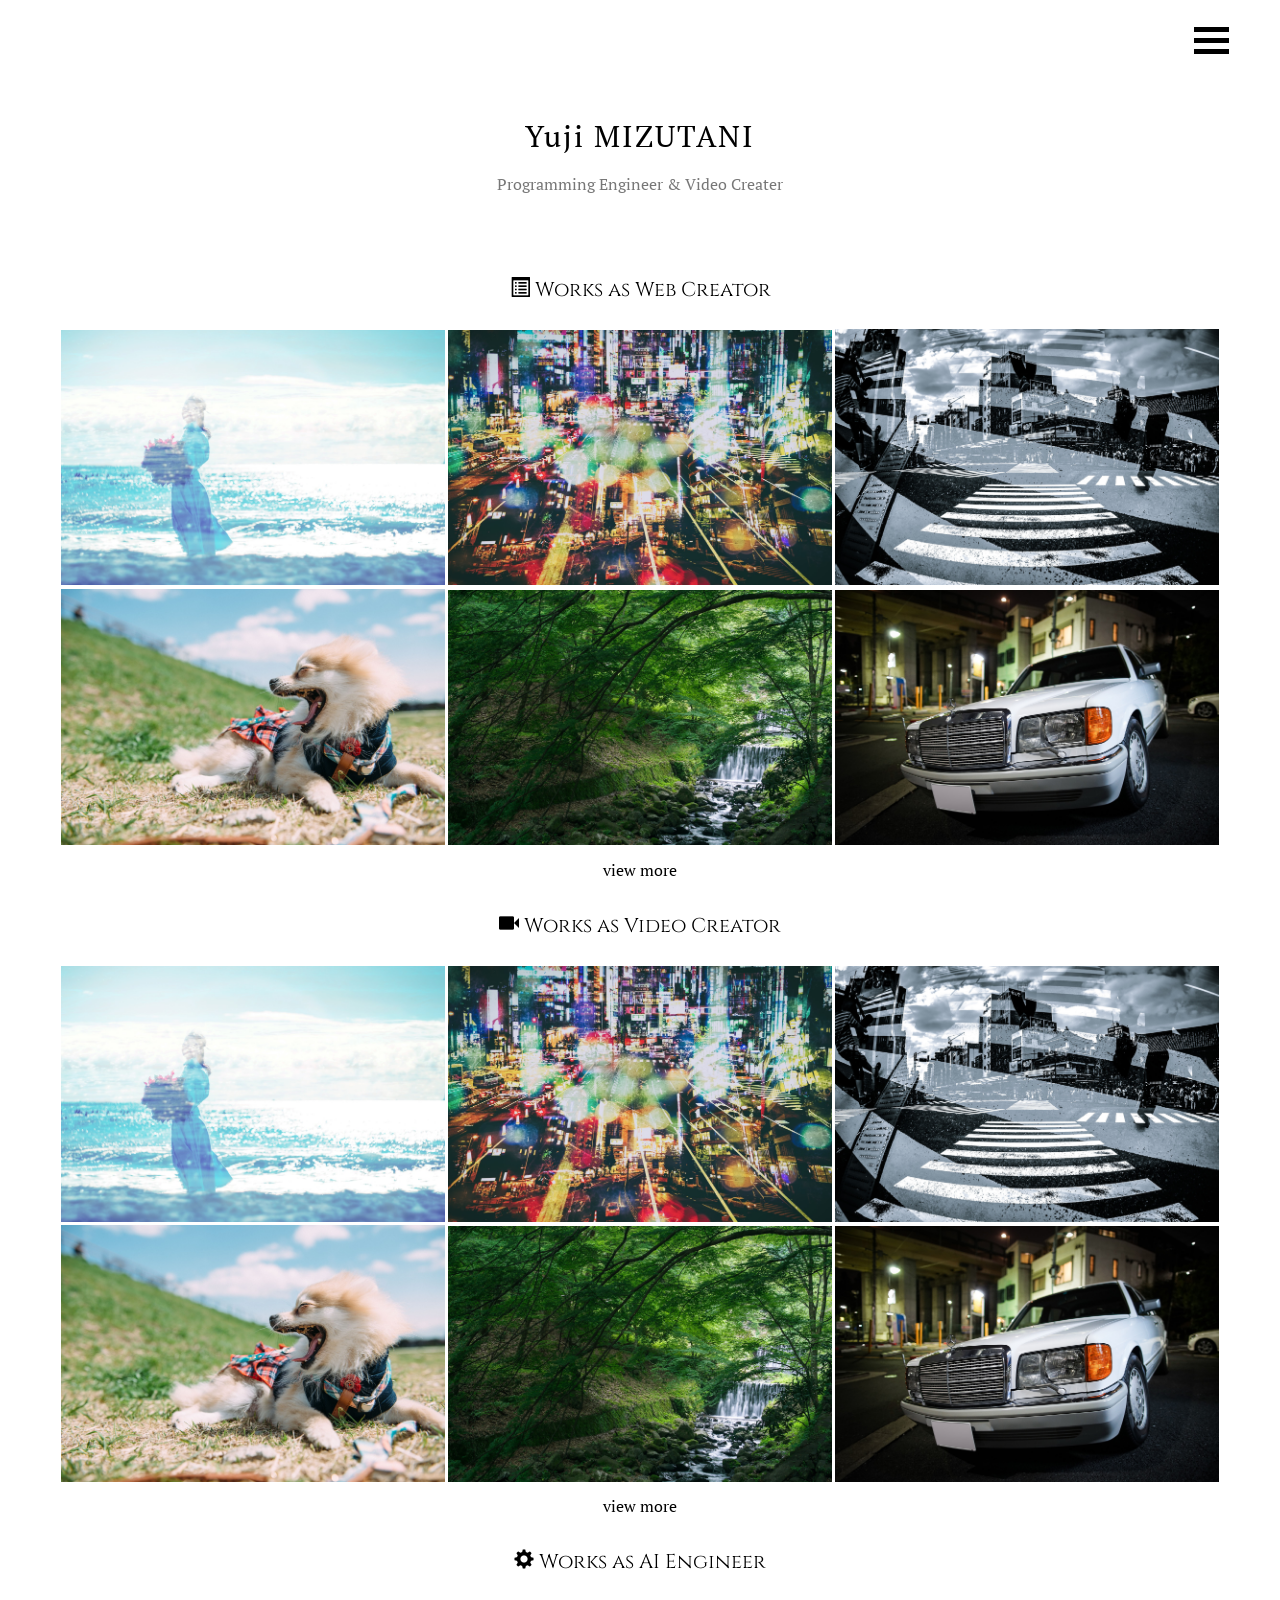
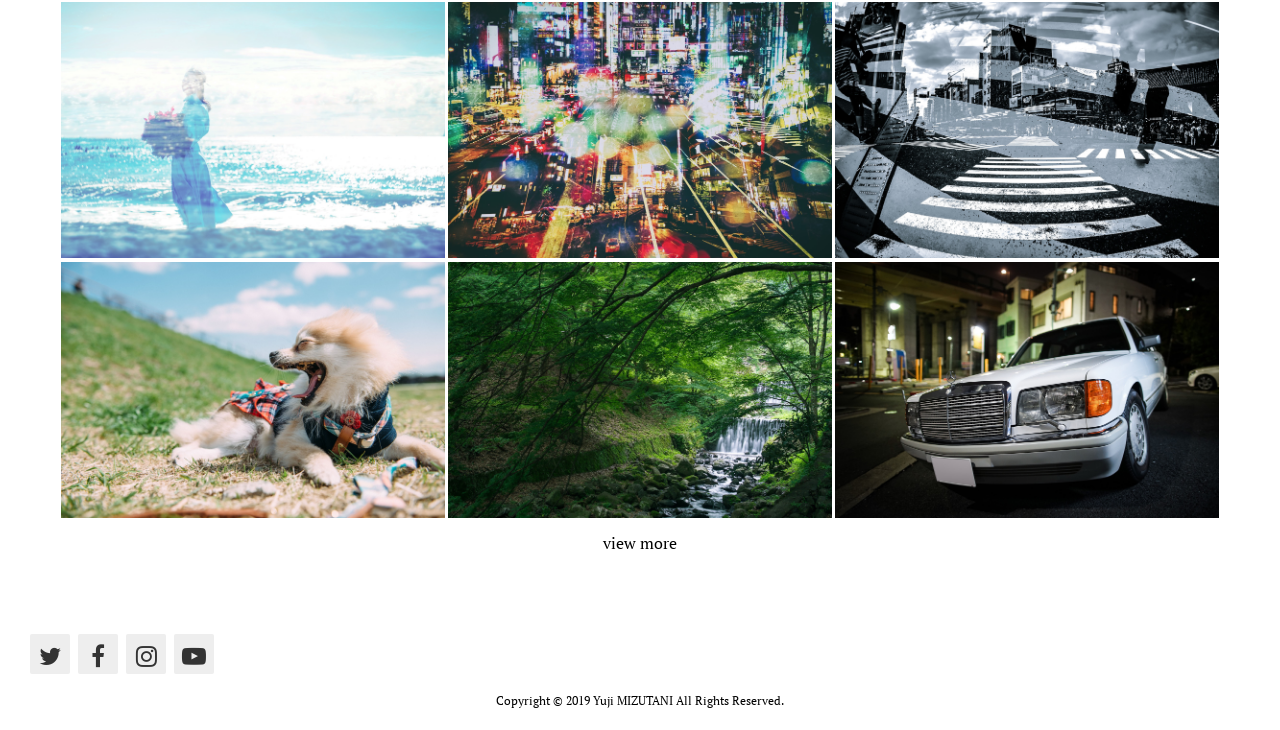
<file: index.html>
<!DOCTYPE html>
<html lang="ja">
<head>
  <meta charset="utf-8">
  <title></title>
  <link rel="stylesheet" href="css/normalize.css">
  <link rel="stylesheet" href="bootstrap/css/bootstrap.min.css">
  <link rel="stylesheet" href="bootstrap/css/bootstrap.css">
  <link rel="stylesheet" href="style.css">
  <link href="https://fonts.googleapis.com/css?family=PT+Serif&display=swap" rel="stylesheet">
  <link href="https://fonts.googleapis.com/css?family=Cinzel&display=swap" rel="stylesheet">
  <link rel="stylesheet" href="https://maxcdn.bootstrapcdn.com/font-awesome/4.5.0/css/font-awesome.min.css">
</head>

<body>
<!--ヘッダー-->
<header>
<!--メニューバー-->
<div class="button_container" id="toggle">
  <span class="top"></span>
  <span class="middle"></span>
  <span class="bottom"></span>
</div>

<div class="overlay" id="overlay">
  <nav class="overlay-menu">
    <ul>
      <li ><a href="index.html">Home</a></li>
      <li><a href="page-about.html">About Me</a></li>
      <li><a href="page-portfolio.html">Portfolio</a></li>
      <li><a href="page-contact.html">Contact</a></li>
    </ul>
  </nav>
</div>


</header>

<section class="maincontents">
<!--タイトル-->
<div class="my_introduction">
    <h1 class="myname">Yuji MIZUTANI</h1>
    <p class="introduction">Programming Engineer & Video Creater</p>
</div>

<!--Webサイト　ポートフォリオ-->
<section class="web_portfolio">
  <div class="portfolio_title">
    <span class="glyphicon glyphicon-list-alt" style="letter-spacing:5px;"></span><p>Works as Web Creator</p>
  </div>
  
  <a href="#" class="portfolio_link">
  <div class="portfolio">
  	<img src="./image/portfolio1.jpg" alt="portfolio" />
  	<div class="mask1"></div>
  	<div class="mask2"></div>
  	<div class="caption">
  		<p>Web Page1</p>
  	</div>
  </div>
  </a>
  
  <a href="#" class="portfolio_link">
  <div class="portfolio">
  	<img src="./image/portfolio2.jpg" alt="portfolio" />
  	<div class="mask1"></div>
  	<div class="mask2"></div>
  	<div class="caption">
  		<p>Web Page2</p>
  	</div>
  </div>
  </a>
  
  <a href="#" class="portfolio_link">
  <div class="portfolio">
  	<img src="./image/portfolio3.jpg" alt="portfolio" />
  	<div class="mask1"></div>
  	<div class="mask2"></div>
  	<div class="caption">
  		<p>Web Page3</p>
  	</div>
  </div>
  </a>
  
  <a href="#" class="portfolio_link">
  <div class="portfolio">
  	<img src="./image/portfolio4.jpg" alt="portfolio" />
  	<div class="mask1"></div>
  	<div class="mask2"></div>
  	<div class="caption">
  		<p>Web Page4</p>
  	</div>
  </div>
  </a>
  
  <a href="#" class="portfolio_link">
  <div class="portfolio">
  	<img src="./image/portfolio5.jpg" alt="portfolio" />
  	<div class="mask1"></div>
  	<div class="mask2"></div>
  	<div class="caption">
  		<p>Web Page5</p>
  	</div>
  </div>
  </a>
  
  <a href="#" class="portfolio_link">
  <div class="portfolio">
  	<img src="./image/portfolio6.jpg" alt="portfolio" />
  	<div class="mask1"></div>
  	<div class="mask2"></div>
  	<div class="caption">
  		<p>Web Page6</p>
  	</div>
  </div>
  </a>
  
  <div class="viewmore">
    <a href="page-portfolio.html">view more</a>
  </div>
  
</section>

<!--動画　ポートフォリオ-->
<section class="video_portfolio">
    <div class="portfolio_title">
    <span class="glyphicon glyphicon-facetime-video" style="letter-spacing:5px;"></span><p>Works as Video Creator</p>
  </div>
  
  <a href="#" class="portfolio_link">
  <div class="portfolio">
  	<img src="./image/portfolio1.jpg" alt="portfolio" />
  	<div class="mask1"></div>
  	<div class="mask2"></div>
  	<div class="caption">
  		<p>Video1</p>
  	</div>
  </div>
  </a>
  
  <a href="#" class="portfolio_link">
  <div class="portfolio">
  	<img src="./image/portfolio2.jpg" alt="portfolio" />
  	<div class="mask1"></div>
  	<div class="mask2"></div>
  	<div class="caption">
  		<p>Video2</p>
  	</div>
  </div>
  </a>
  
  <a href="#" class="portfolio_link">
  <div class="portfolio">
  	<img src="./image/portfolio3.jpg" alt="portfolio" />
  	<div class="mask1"></div>
  	<div class="mask2"></div>
  	<div class="caption">
  		<p>Video3</p>
  	</div>
  </div>
  </a>
  
  <a href="#" class="portfolio_link">
  <div class="portfolio">
  	<img src="./image/portfolio4.jpg" alt="portfolio" />
  	<div class="mask1"></div>
  	<div class="mask2"></div>
  	<div class="caption">
  		<p>Video4</p>
  	</div>
  </div>
  </a>
  
  <a href="#" class="portfolio_link">
  <div class="portfolio">
  	<img src="./image/portfolio5.jpg" alt="portfolio" />
  	<div class="mask1"></div>
  	<div class="mask2"></div>
  	<div class="caption">
  		<p>Video5</p>
  	</div>
  </div>
  </a>
  
  <a href="#" class="portfolio_link">
  <div class="portfolio">
  	<img src="./image/portfolio6.jpg" alt="portfolio" />
  	<div class="mask1"></div>
  	<div class="mask2"></div>
  	<div class="caption">
  		<p>Video6</p>
  	</div>
  </div>
  </a>
  
  <div class="viewmore">
    <a href="page-portfolio.html">view more</a>
  </div>
  
  <!--機械学習エンジニア　ポートフォリオ-->
<section class="AI_portfolio">
    <div class="portfolio_title">
    <span class="glyphicon glyphicon-cog" style="letter-spacing:5px;"></span><p>Works as AI Engineer</p>
  </div>
  
  <a href="#" class="portfolio_link">
  <div class="portfolio">
  	<img src="./image/portfolio1.jpg" alt="portfolio" />
  	<div class="mask1"></div>
  	<div class="mask2"></div>
  	<div class="caption">
  		<p>AI Tool1</p>
  	</div>
  </div>
  </a>
  
  <a href="#" class="portfolio_link">
  <div class="portfolio">
  	<img src="./image/portfolio2.jpg" alt="portfolio" />
  	<div class="mask1"></div>
  	<div class="mask2"></div>
  	<div class="caption">
  		<p>AI Tool2</p>
  	</div>
  </div>
  </a>
  
  <a href="#" class="portfolio_link">
  <div class="portfolio">
  	<img src="./image/portfolio3.jpg" alt="portfolio" />
  	<div class="mask1"></div>
  	<div class="mask2"></div>
  	<div class="caption">
  		<p>AI Tool3</p>
  	</div>
  </div>
  </a>
  
  <a href="#" class="portfolio_link">
  <div class="portfolio">
  	<img src="./image/portfolio4.jpg" alt="portfolio" />
  	<div class="mask1"></div>
  	<div class="mask2"></div>
  	<div class="caption">
  		<p>AI Tool4</p>
  	</div>
  </div>
  </a>
  
  <a href="#" class="portfolio_link">
  <div class="portfolio">
  	<img src="./image/portfolio5.jpg" alt="portfolio" />
  	<div class="mask1"></div>
  	<div class="mask2"></div>
  	<div class="caption">
  		<p>AI Tool5</p>
  	</div>
  </div>
  </a>
  
  <a href="#" class="portfolio_link">
  <div class="portfolio">
  	<img src="./image/portfolio6.jpg" alt="portfolio" />
  	<div class="mask1"></div>
  	<div class="mask2"></div>
  	<div class="caption">
  		<p>AI Tool6</p>
  	</div>
  </div>
  </a>
  
  <div class="viewmore">
    <a href="page-portfolio.html">view more</a>
  </div>
  
</section>

    
<footer>
    <!--SNSアイコン-->
    <div>
    <ul class="follow-me">
      <li><a href="https://twitter.com" class="twitter"></a></li>
      <li><a href="https://www.facebook.com" class="facebook"></a></li>
      <li><a href="https://www.instagram.com" class="instagram"></a></li>
      <li><a href="https://www.youtube.com" class="youtube"></a></li>
    </ul>
    </div>
    <!--コピーライト-->
    <div id="copyright">
      Copyright &copy; 2019 Yuji MIZUTANI All Rights Reserved.
    </div>
</footer>
 
  
      <script src="vendor/jquery-2.2.4.min.js"></script>
      <script src="bootstrap/js/bootstrap.min.js"></script>
      <script src="bootstrap/js/bootstrap.js"></script>
      <script src="vendor/jquery.waypoints.min.js"></script>
      <script src="vendor/jquery.magnific-popup.min.js"></script>
      <script src="vendor/mobile-detect.min.js"></script>
      <script src="main.js"></script>
    

</body>

</html>
</file>
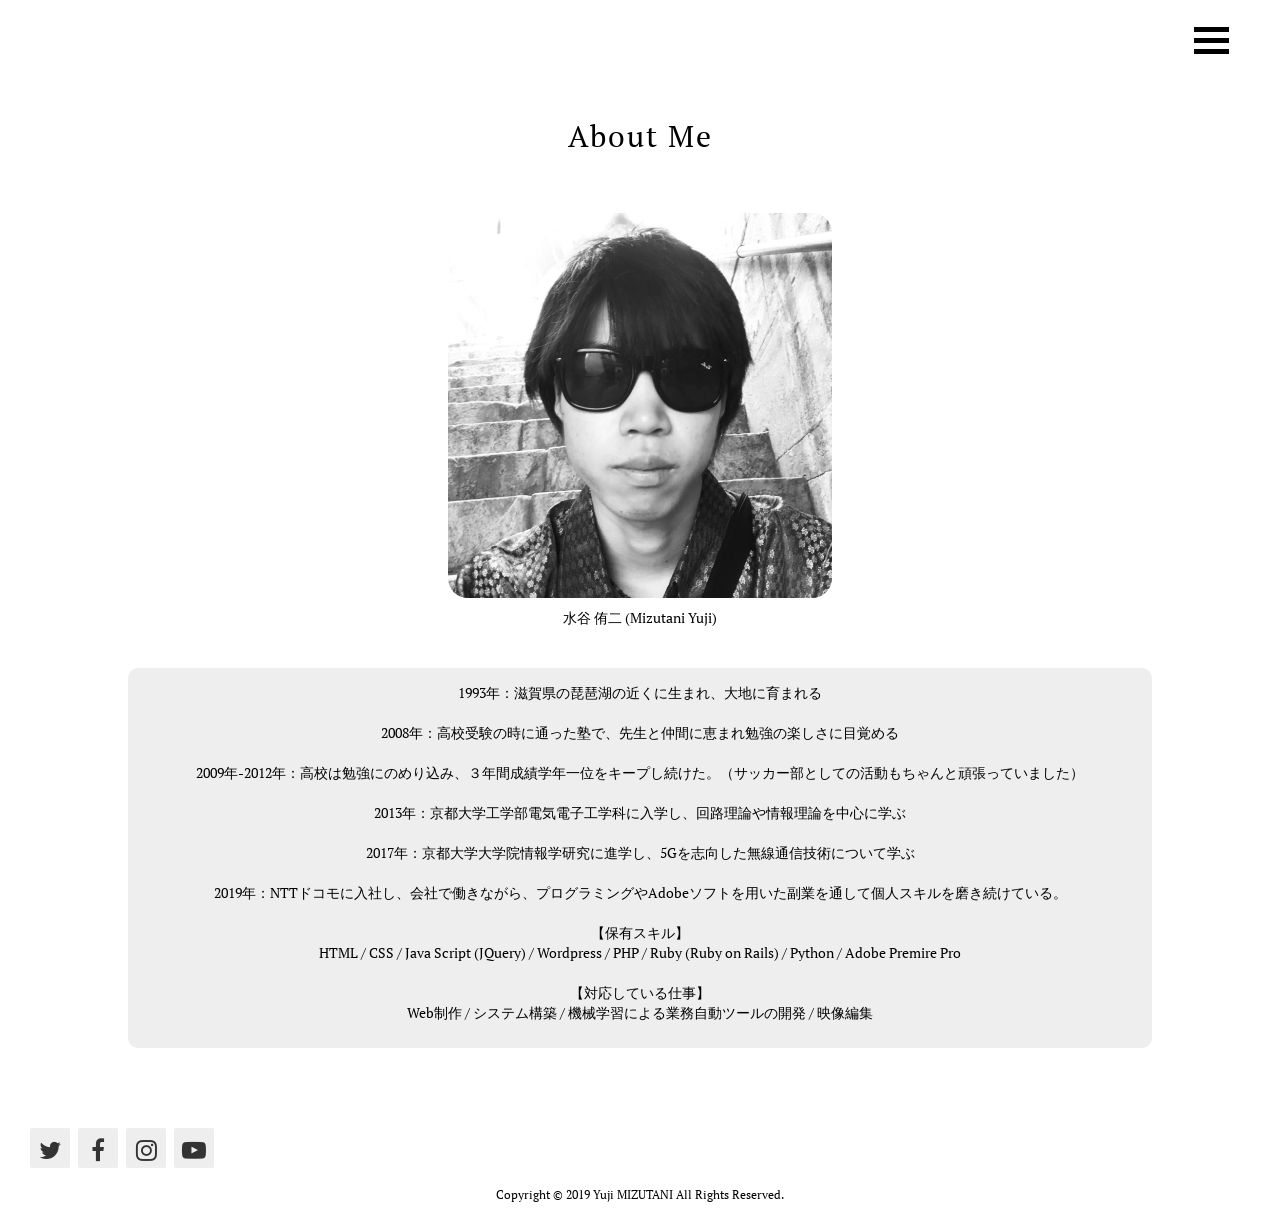
<file: page-about.html>
<!DOCTYPE html>
<html lang="ja">
<head>
  <meta charset="utf-8">
  <title></title>
  <link rel="stylesheet" href="css/normalize.css">
  <link rel="stylesheet" href="bootstrap/css/bootstrap.min.css">
  <link rel="stylesheet" href="bootstrap/css/bootstrap.css">
  <link rel="stylesheet" href="style.css">
  <link href="https://fonts.googleapis.com/css?family=PT+Serif&display=swap" rel="stylesheet">
  <link href="https://fonts.googleapis.com/css?family=Cinzel&display=swap" rel="stylesheet">
  <link rel="stylesheet" href="https://maxcdn.bootstrapcdn.com/font-awesome/4.5.0/css/font-awesome.min.css">
</head>

<body>
<!--ヘッダー-->
<header>
<!--メニューバー-->
<div class="button_container" id="toggle">
  <span class="top"></span>
  <span class="middle"></span>
  <span class="bottom"></span>
</div>

<div class="overlay" id="overlay">
  <nav class="overlay-menu">
    <ul>
      <li ><a href="index.html">Home</a></li>
      <li><a href="page-about.html">About Me</a></li>
      <li><a href="page-portfolio.html">Portfolio</a></li>
      <li><a href="page-contact.html">Contact</a></li>
    </ul>
  </nav>
</div>

</header>


<section class="maincontents">
<!--タイトル-->
<div class="my_introduction">
    <h1 class="myname">About Me</h1>
</div>
<!--My Picture-->
<div class="my_picture">
  <img src="./image/YujiMizutani.jpg" alt="my picture">
</div>
<div class="about_me">
  <p>水谷 侑二 (Mizutani Yuji)</p>  
</div>
<div class="introduction_text">
  <p>
    1993年：滋賀県の琵琶湖の近くに生まれ、大地に育まれる<br><br>
    2008年：高校受験の時に通った塾で、先生と仲間に恵まれ勉強の楽しさに目覚める<br><br>
    2009年-2012年：高校は勉強にのめり込み、３年間成績学年一位をキープし続けた。（サッカー部としての活動もちゃんと頑張っていました）<br><br>
    2013年：京都大学工学部電気電子工学科に入学し、回路理論や情報理論を中心に学ぶ<br><br>
    2017年：京都大学大学院情報学研究に進学し、5Gを志向した無線通信技術について学ぶ<br><br>
    2019年：NTTドコモに入社し、会社で働きながら、プログラミングやAdobeソフトを用いた副業を通して個人スキルを磨き続けている。<br><br>
    【保有スキル】<br>
     HTML / CSS / Java Script (JQuery) / Wordpress / PHP / Ruby (Ruby on Rails) / Python / Adobe Premire Pro<br><br>
    【対応している仕事】<br>
    Web制作 / システム構築 / 機械学習による業務自動ツールの開発 / 映像編集
  </p>
</div>  

</section>

    
<footer>
    <!--SNSアイコン-->
    <div>
    <ul class="follow-me">
      <li><a href="https://twitter.com" class="twitter"></a></li>
      <li><a href="https://www.facebook.com" class="facebook"></a></li>
      <li><a href="https://www.instagram.com" class="instagram"></a></li>
      <li><a href="https://www.youtube.com" class="youtube"></a></li>
    </ul>
    </div>
    <!--コピーライト-->
    <div id="copyright">
      Copyright &copy; 2019 Yuji MIZUTANI All Rights Reserved.
    </div>
</footer>
 
  
      <script src="vendor/jquery-2.2.4.min.js"></script>
      <script src="bootstrap/js/bootstrap.min.js"></script>
      <script src="bootstrap/js/bootstrap.js"></script>
      <script src="vendor/jquery.waypoints.min.js"></script>
      <script src="vendor/jquery.magnific-popup.min.js"></script>
      <script src="vendor/mobile-detect.min.js"></script>
      <script src="main.js"></script>
    

</body>

</html>
</file>
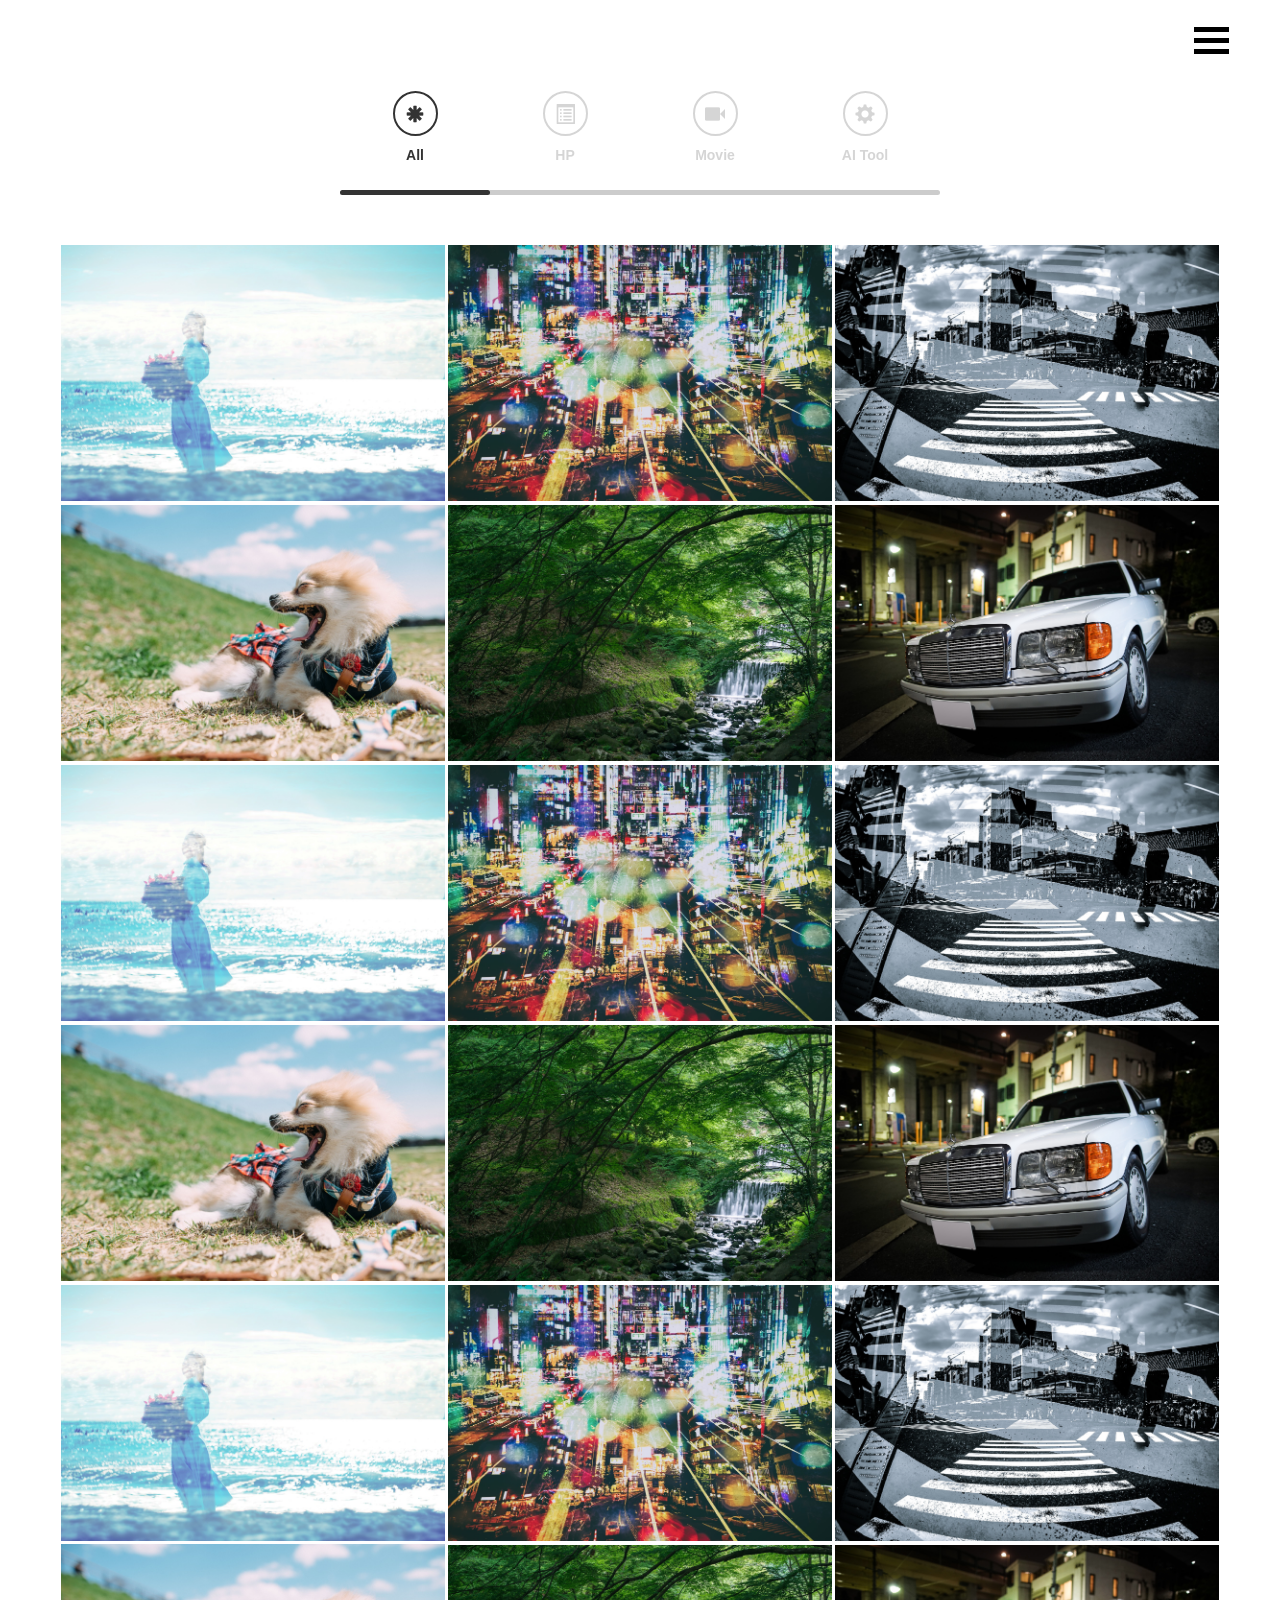
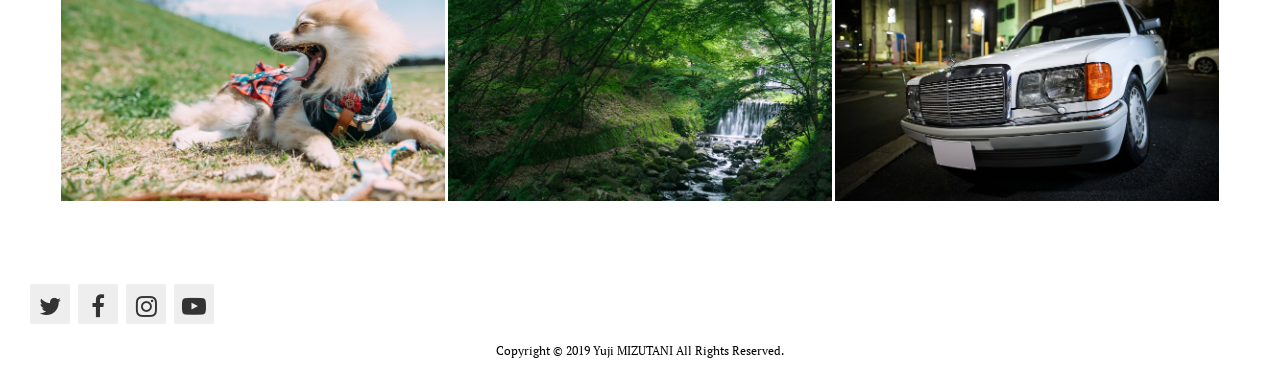
<file: page-portfolio.html>
<!DOCTYPE html>
<html lang="ja">
<head>
  <meta charset="utf-8">
  <title></title>
  <link rel="stylesheet" href="css/normalize.css">
  <link rel="stylesheet" href="bootstrap/css/bootstrap.min.css">
  <link rel="stylesheet" href="bootstrap/css/bootstrap.css">
  <link rel="stylesheet" href="style.css">
  <link href="https://fonts.googleapis.com/css?family=PT+Serif&display=swap" rel="stylesheet">
  <link href="https://fonts.googleapis.com/css?family=Cinzel&display=swap" rel="stylesheet">
  <link rel="stylesheet" href="https://maxcdn.bootstrapcdn.com/font-awesome/4.5.0/css/font-awesome.min.css">
</head>

<body>
<!--ヘッダー-->
<header>
<!--メニューバー-->
<div class="button_container" id="toggle">
  <span class="top"></span>
  <span class="middle"></span>
  <span class="bottom"></span>
</div>

<div class="overlay" id="overlay">
  <nav class="overlay-menu">
    <ul>
      <li ><a href="index.html">Home</a></li>
      <li><a href="page-about.html">About Me</a></li>
      <li><a href="page-portfolio.html">Portfolio</a></li>
      <li><a href="page-contact.html">Contact</a></li>
    </ul>
  </nav>
</div>

</header>


<section class="maincontents">
<!--ポートフォリオの選択肢-->
<nav class="slidemenu">
  
  <!-- Item 1 -->
  <input type="radio" name="slideItem" id="slide-all" class="slide-toggle" checked/>
  <label for="slide-all"><p class="icon glyphicon glyphicon-asterisk"></p><span>All</span></label>
  
  <!-- Item 2 -->
  <input type="radio" name="slideItem" id="slide-web" class="slide-toggle">
  <label for="slide-web"><p class="icon glyphicon glyphicon-list-alt"></p><span>HP</span></label>
  
  <!-- Item 3 -->
  <input type="radio" name="slideItem" id="slide-video" class="slide-toggle"/>
  <label for="slide-video"><p class="icon glyphicon glyphicon-facetime-video"></p><span>Movie</span></label>
  
  <!-- Item 4 -->
  <input type="radio" name="slideItem" id="slide-AI" class="slide-toggle"/>
  <label for="slide-AI"><p class="icon glyphicon glyphicon-cog"></p><span>AI Tool</span></label>
 
  <div class="clear"></div>
  
  <!-- Bar -->
  <div class="slider">
    <div class="bar"></div>
  </div>
  
</nav>

<!--Webサイト　ポートフォリオ-->
<section class="web_portfolio">
  
  <a href="#" class="portfolio_link">
  <div class="portfolio">
  	<img src="./image/portfolio1.jpg" alt="portfolio" />
  	<div class="mask1"></div>
  	<div class="mask2"></div>
  	<div class="caption">
  		<p>Web page1</p>
  	</div>
  </div>
  </a>
  
  <a href="#" class="portfolio_link">
  <div class="portfolio">
  	<img src="./image/portfolio2.jpg" alt="portfolio" />
  	<div class="mask1"></div>
  	<div class="mask2"></div>
  	<div class="caption">
  		<p>Web page2</p>
  	</div>
  </div>
  </a>
  
  <a href="#" class="portfolio_link">
  <div class="portfolio">
  	<img src="./image/portfolio3.jpg" alt="portfolio" />
  	<div class="mask1"></div>
  	<div class="mask2"></div>
  	<div class="caption">
  		<p>Web page3</p>
  	</div>
  </div>
  </a>
  
  <a href="#" class="portfolio_link">
  <div class="portfolio">
  	<img src="./image/portfolio4.jpg" alt="portfolio" />
  	<div class="mask1"></div>
  	<div class="mask2"></div>
  	<div class="caption">
  		<p>Web page4</p>
  	</div>
  </div>
  </a>
  
  <a href="#" class="portfolio_link">
  <div class="portfolio">
  	<img src="./image/portfolio5.jpg" alt="portfolio" />
  	<div class="mask1"></div>
  	<div class="mask2"></div>
  	<div class="caption">
  		<p>Web page5</p>
  	</div>
  </div>
  </a>
  
  <a href="#" class="portfolio_link">
  <div class="portfolio">
  	<img src="./image/portfolio6.jpg" alt="portfolio" />
  	<div class="mask1"></div>
  	<div class="mask2"></div>
  	<div class="caption">
  		<p>Web page6</p>
  	</div>
  </div>
  </a>
  
</section>

<!--動画　ポートフォリオ-->
<section class="video_portfolio">
  
  <a href="#" class="portfolio_link">
  <div class="portfolio">
  	<img src="./image/portfolio1.jpg" alt="portfolio" />
  	<div class="mask1"></div>
  	<div class="mask2"></div>
  	<div class="caption">
  		<p>Video1</p>
  	</div>
  </div>
  </a>
  
  <a href="#" class="portfolio_link">
  <div class="portfolio">
  	<img src="./image/portfolio2.jpg" alt="portfolio" />
  	<div class="mask1"></div>
  	<div class="mask2"></div>
  	<div class="caption">
  		<p>Video2</p>
  	</div>
  </div>
  </a>
  
  <a href="#" class="portfolio_link">
  <div class="portfolio">
  	<img src="./image/portfolio3.jpg" alt="portfolio" />
  	<div class="mask1"></div>
  	<div class="mask2"></div>
  	<div class="caption">
  		<p>Video3</p>
  	</div>
  </div>
  </a>
  
  <a href="#" class="portfolio_link">
  <div class="portfolio">
  	<img src="./image/portfolio4.jpg" alt="portfolio" />
  	<div class="mask1"></div>
  	<div class="mask2"></div>
  	<div class="caption">
  		<p>Video4</p>
  	</div>
  </div>
  </a>
  
  <a href="#" class="portfolio_link">
  <div class="portfolio">
  	<img src="./image/portfolio5.jpg" alt="portfolio" />
  	<div class="mask1"></div>
  	<div class="mask2"></div>
  	<div class="caption">
  		<p>Video5</p>
  	</div>
  </div>
  </a>
  
  <a href="#" class="portfolio_link">
  <div class="portfolio">
  	<img src="./image/portfolio6.jpg" alt="portfolio" />
  	<div class="mask1"></div>
  	<div class="mask2"></div>
  	<div class="caption">
  		<p>Video6</p>
  	</div>
  </div>
  </a>

</section>
  
  <!--機械学習エンジニア　ポートフォリオ-->
<section class="AI_portfolio">
  
  <a href="#" class="portfolio_link">
  <div class="portfolio">
  	<img src="./image/portfolio1.jpg" alt="portfolio" />
  	<div class="mask1"></div>
  	<div class="mask2"></div>
  	<div class="caption">
  		<p>AI tool1</p>
  	</div>
  </div>
  </a>
  
  <a href="#" class="portfolio_link">
  <div class="portfolio">
  	<img src="./image/portfolio2.jpg" alt="portfolio" />
  	<div class="mask1"></div>
  	<div class="mask2"></div>
  	<div class="caption">
  		<p>AI tool2</p>
  	</div>
  </div>
  </a>
  
  <a href="#" class="portfolio_link">
  <div class="portfolio">
  	<img src="./image/portfolio3.jpg" alt="portfolio" />
  	<div class="mask1"></div>
  	<div class="mask2"></div>
  	<div class="caption">
  		<p>AI tool3</p>
  	</div>
  </div>
  </a>
  
  <a href="#" class="portfolio_link">
  <div class="portfolio">
  	<img src="./image/portfolio4.jpg" alt="portfolio" />
  	<div class="mask1"></div>
  	<div class="mask2"></div>
  	<div class="caption">
  		<p>AI tool4</p>
  	</div>
  </div>
  </a>
  
  <a href="#" class="portfolio_link">
  <div class="portfolio">
  	<img src="./image/portfolio5.jpg" alt="portfolio" />
  	<div class="mask1"></div>
  	<div class="mask2"></div>
  	<div class="caption">
  		<p>AI tool5</p>
  	</div>
  </div>
  </a>
  
  <a href="#" class="portfolio_link">
  <div class="portfolio">
  	<img src="./image/portfolio6.jpg" alt="portfolio" />
  	<div class="mask1"></div>
  	<div class="mask2"></div>
  	<div class="caption">
  		<p>AI tool6</p>
  	</div>
  </div>
  </a>
 
  
</section>

    
<footer>
    <!--SNSアイコン-->
    <div>
    <ul class="follow-me">
      <li><a href="https://twitter.com" class="twitter"></a></li>
      <li><a href="https://www.facebook.com" class="facebook"></a></li>
      <li><a href="https://www.instagram.com" class="instagram"></a></li>
      <li><a href="https://www.youtube.com" class="youtube"></a></li>
    </ul>
    </div>
    <!--コピーライト-->
    <div id="copyright">
      Copyright &copy; 2019 Yuji MIZUTANI All Rights Reserved.
    </div>
</footer>
 
  
      <script src="vendor/jquery-2.2.4.min.js"></script>
      <script src="bootstrap/js/bootstrap.min.js"></script>
      <script src="bootstrap/js/bootstrap.js"></script>
      <script src="vendor/jquery.waypoints.min.js"></script>
      <script src="vendor/jquery.magnific-popup.min.js"></script>
      <script src="vendor/mobile-detect.min.js"></script>
      <script src="main.js"></script>
    

</body>

</html>
</file>
<file: style.css>
@import url(https://fonts.googleapis.com/css?family=Raleway:400,500,800);
@import url(https://fonts.googleapis.com/css?family=Vollkorn|Roboto);

html, body{
    background-color: white;
    color: black;
    font-family: 'PT Serif', serif;
    margin: 0px;
    padding: 0px;
    justify-content: center;
    align-items: center;
    text-align: center;
}
/*JQuery用*/
.blur {
  filter: blur(7px);
}
.delete {
  display: none;
}


/*メニューバー*/
.button_container {
  position: fixed;
  top: 3%;
  right: 4%;
  height: 38px;
  width: 35px;
  cursor: pointer;
  z-index: 200;
  transition: opacity 0.25s ease;
}
.button_container:hover {
  opacity: 0.4;
}
.button_container.active .top {
  transform: translateY(11px) translateX(0) rotate(45deg);
  background: black;
}
.button_container.active .middle {
  opacity: 0;
  background: black;
}
.button_container.active .bottom {
  transform: translateY(-11px) translateX(0) rotate(-45deg);
  background: black;
}
.button_container span {
  background: black;
  border: none;
  height: 5px;
  width: 100%;
  position: absolute;
  top: 0;
  left: 0;
  transition: all 0.35s ease;
  cursor: pointer;
}
.button_container span:nth-of-type(2) {
  top: 11px;
}
.button_container span:nth-of-type(3) {
  top: 22px;
}

.overlay {
  position: fixed;
  top: 0;
  left: 0;
  width: 100%;
  height: 100%;
  opacity: 0;
  visibility: hidden;
  transition: opacity 0.35s, visibility 0.35s, height 0.35s;
  overflow: hidden;
  z-index: 100;
}
.overlay.open {
  opacity: 0.9;
  visibility: visible;
  height: 100%;
}
.overlay.open li {
  animation: fadeInRight 0.3s ease forwards;
  animation-delay: 0.1s;
}
.overlay.open li:nth-of-type(2) {
  animation-delay: 0.2s;
}
.overlay.open li:nth-of-type(3) {
  animation-delay: 0.3s;
}
.overlay.open li:nth-of-type(4) {
  animation-delay: 0.4s;
}
.overlay nav {
  position: relative;
  height: 70%;
  top: 50%;
  transform: translateY(-50%);
  font-size: 50px;
  font-family: "Vollkorn", serif;
  font-weight: 400;
  text-align: center;
}
.overlay ul {
  list-style: none;
  padding: 0;
  margin: 0 auto;
  display: inline-block;
  position: relative;
  height: 100%;
}
.overlay ul li {
  display: block;
  height: 25%;
  height: calc(100% / 4);
  min-height: 50px;
  position: relative;
  opacity: 0;
}
.overlay ul li a {
  display: block;
  position: relative;
  color: black;
  text-decoration: none;
  overflow: hidden;
}
.overlay ul li a:hover:after, .overlay ul li a:focus:after, .overlay ul li a:active:after {
  width: 100%;
}
.overlay ul li a:after {
  content: "";
  position: absolute;
  bottom: 0;
  left: 50%;
  width: 0%;
  transform: translateX(-50%);
  height: 3px;
  background: #008BBB;
  transition: 0.2s;
}

@keyframes fadeInRight {
  0% {
    opacity: 0;
    left: 20%;
  }
  100% {
    opacity: 1;
    left: 0;
  }
}


/*タイトル*/
.my_introduction{
  margin: 120px auto 80px auto;
}
.myname {
  letter-spacing: 4px;
  font-size: 30px;
  letter-spacing: 2px;
  margin-bottom: 20px;
}
.introduction {
  font-size: 16px;
  color: #777777;
}

/*ポートフォリオ*/
/*ポートフォリオタイトル*/
.portfolio_title {
  font-size: 20px;
  margin-bottom: 15px;
  font-family: 'Cinzel', serif;
}
.portfolio_title p{
	display: inline-block;
	position: relative;
	color: black;
 	text-decoration: none;
}
.portfolio_title p:before{
	content: "";
	position: absolute;
	left: 0;
	bottom: -4px;
	width: 100%;
	height: 3px;
	background: #008BBB;
	transform: scale(0, 1);
	transition: 0.3s;
}
.portfolio_title p:hover:before {
	transform: scale(1);
}


/*ポートフォリオ配置*/
.portfolio {
	width:			90%;
	height:			auto;
	overflow:		hidden;
	display:		inline-block;
	position:		relative;
	margin-bottom: 2%;
}
.portfolio .caption {
	width:			100%;
	height:			100%;
	visibility:		hidden;	/* 文字を表示しない */
	font-size:		130%;
	position:		absolute;
	top:			0;
	left:			0;
	text-align:		center;
	-webkit-transition:	all 0.4s step-end;
	transition:		all 0.4s step-end;
}
.portfolio:hover .caption {
	visibility:		visible;	/* 文字を表示する */
}
.portfolio .caption p {
	font-size:		130%;
	padding-top:		28%;
	color:			#fff;
	opacity:		0;	/* ホバーが解除された時すぐ消えるように、文字を表示しない */
}
.portfolio:hover .caption p {
	opacity:		1;	/* 文字を表示する */
}
.portfolio .mask1, .portfolio .mask2 {
	width:			50.01%;	/* 幅は半部のサイズ */
	height:			100%;
	position:		absolute;
	top:			0;
	background-color:	rgba(0,0,0,0.4);
	-webkit-transition:	all 0.4s ease;
	transition:		all 0.4s ease;
}
.portfolio .mask1 {
	left:			-50%;	/* 枠の左に置いて表示させない */
}
.portfolio:hover .mask1 {
	left:			0px;	/* 左にずらして表示する */
}
.portfolio .mask2 {
	right:			-50%;	/* 枠の右に置いて表示させない */
}
.portfolio:hover .mask2 {
	right:			0px;	/* 右にずらして表示する */
}
.portfolio img {
  width: 100%;
  height: auto;
}

/*view more*/
.viewmore a{
  font-size: 16px; 
  text-decoration: none;
  padding: 3px 18px 3px 18px;
  color: black;
}
.viewmore {
    margin: 10px auto 30px auto;
}
.viewmore a:hover{
  letter-spacing: 2px;
  transition: 0.15s;
  color: #888888;
}


/*ポートフォリオ選択肢メニュー*/
.clear{
  clear: both;
}
.slide-toggle{
  display: none;
}
.slidemenu{
  font-family: arial, sans-serif;
  max-width: 600px;
  margin: 90px auto 0 auto;
  overflow: hidden;
  width: 85%;
}
.slidemenu label{
  width: 25%;
  text-align: center;
  display: block;
  float: left;
  color: #333;
  opacity: 0.2;
}
.slidemenu label:hover{
  cursor: pointer;
  color: #666;
}
.slidemenu label span{
  display: block;
  padding: 10px;
}
.slidemenu label .icon{
  font-size: 20px;
  border: solid 2px #333;
  text-align: center;
  height: 45px;
  width: 45px;
  display: block;
  margin: 0 auto;
  line-height: 42px;
  border-radius: 50%;
}
/*Bar Style*/
.slider{
  width: 100%;
  height: 5px;
  display: block;
  background: #ccc;
  margin-top: 10px;
  border-radius: 5px;
  margin: 10px auto 50px auto;
}
.slider .bar{
  width: 25%;
  height: 5px;
  background: #333;
  border-radius: 5px;
}
/*Animations*/
.slidemenu label, .slider .bar {
  transition: all 200ms ease-in-out;
  -webkit-transition: all 200ms ease-in-out;
  -moz-transition: all 200ms ease-in-out;
}
/*Toggle*/
.slidemenu .slide-toggle:checked + label{
  opacity: 1;
}

.slidemenu #slide-all:checked ~ .slider .bar{ margin-left: 0; }
.slidemenu #slide-web:checked ~ .slider .bar{ margin-left: 25%; }
.slidemenu #slide-video:checked ~ .slider .bar{ margin-left: 50%; }
.slidemenu #slide-AI:checked ~ .slider .bar{ margin-left: 75%; }


/*About Me*/
.about_me {
  text-align: center;
}
.my_name {
  font-size: 17px;
}
.my_picture img{
  width: 30%;
  height: auto;
  border-radius: 20px;
  margin-bottom: 10px;
  margin-top: -20px;
}
.introduction_text {
  margin-top: 40px;
  margin-bottom: 50px;
  width: 80%;
  margin-right: auto;
  margin-left: auto;
  background-color: #EEEEEE;
  padding: 15px;
  border-radius: 10px;
}









/*フッター*/
footer {
  padding-bottom: 20px;
  margin-top: 80px;
}

#copyright {
  font-size: 12px;
}

/*SNSアイコン*/
.follow-me {
  list-style: none;
  margin-bottom: 10px;
  margin-left: 30px;
  overflow: hidden;
  padding: 0;
}
.follow-me li {
  float: left;
  margin: 0 8px 8px 0;
  padding: 0;
}
.follow-me li a::before {
  background-color: #eee;
  -webkit-border-radius: 2px;
  border-radius: 2px;
  color: #333;
  display: inline-block;
  font-family: FontAwesome;
  font-size: 24px;
  height: 40px; /* Button height */
  width: 40px; /* Button width */
  line-height: 44px; /* Button height */
  -webkit-transition: all .3s ease;
  transition: all .3s ease;
  text-align: center;
}
.follow-me li a:hover::before {
  color: #fff;
}

.follow-me li .facebook::before { content: "\f09a"; }
.follow-me li .instagram::before { content: "\f16d"; }
.follow-me li .twitter::before { content: "\f099"; }
.follow-me li .youtube::before { content: "\f16a"; }

.follow-me li .facebook:hover::before { background-color: #3b5998; }
.follow-me li .instagram:hover::before { background: linear-gradient(to right, #5478f2 0%, #f23f79 60%, orange 100%);}
.follow-me li .twitter:hover::before { background-color: #55acee; }
.follow-me li .youtube:hover::before { background-color: #cd201f; }




/*レスポンシブ対応*/
@media screen and (min-width:480px) { 
      .portfolio {
      width: 45%;
      height: auto;
      margin-bottom: -1px;
      }
}
@media screen and (min-width:768px) {
      .portfolio {
      width: 30%;
      height: auto;
      margin-bottom: -1.2px;
      }
}
</file>
